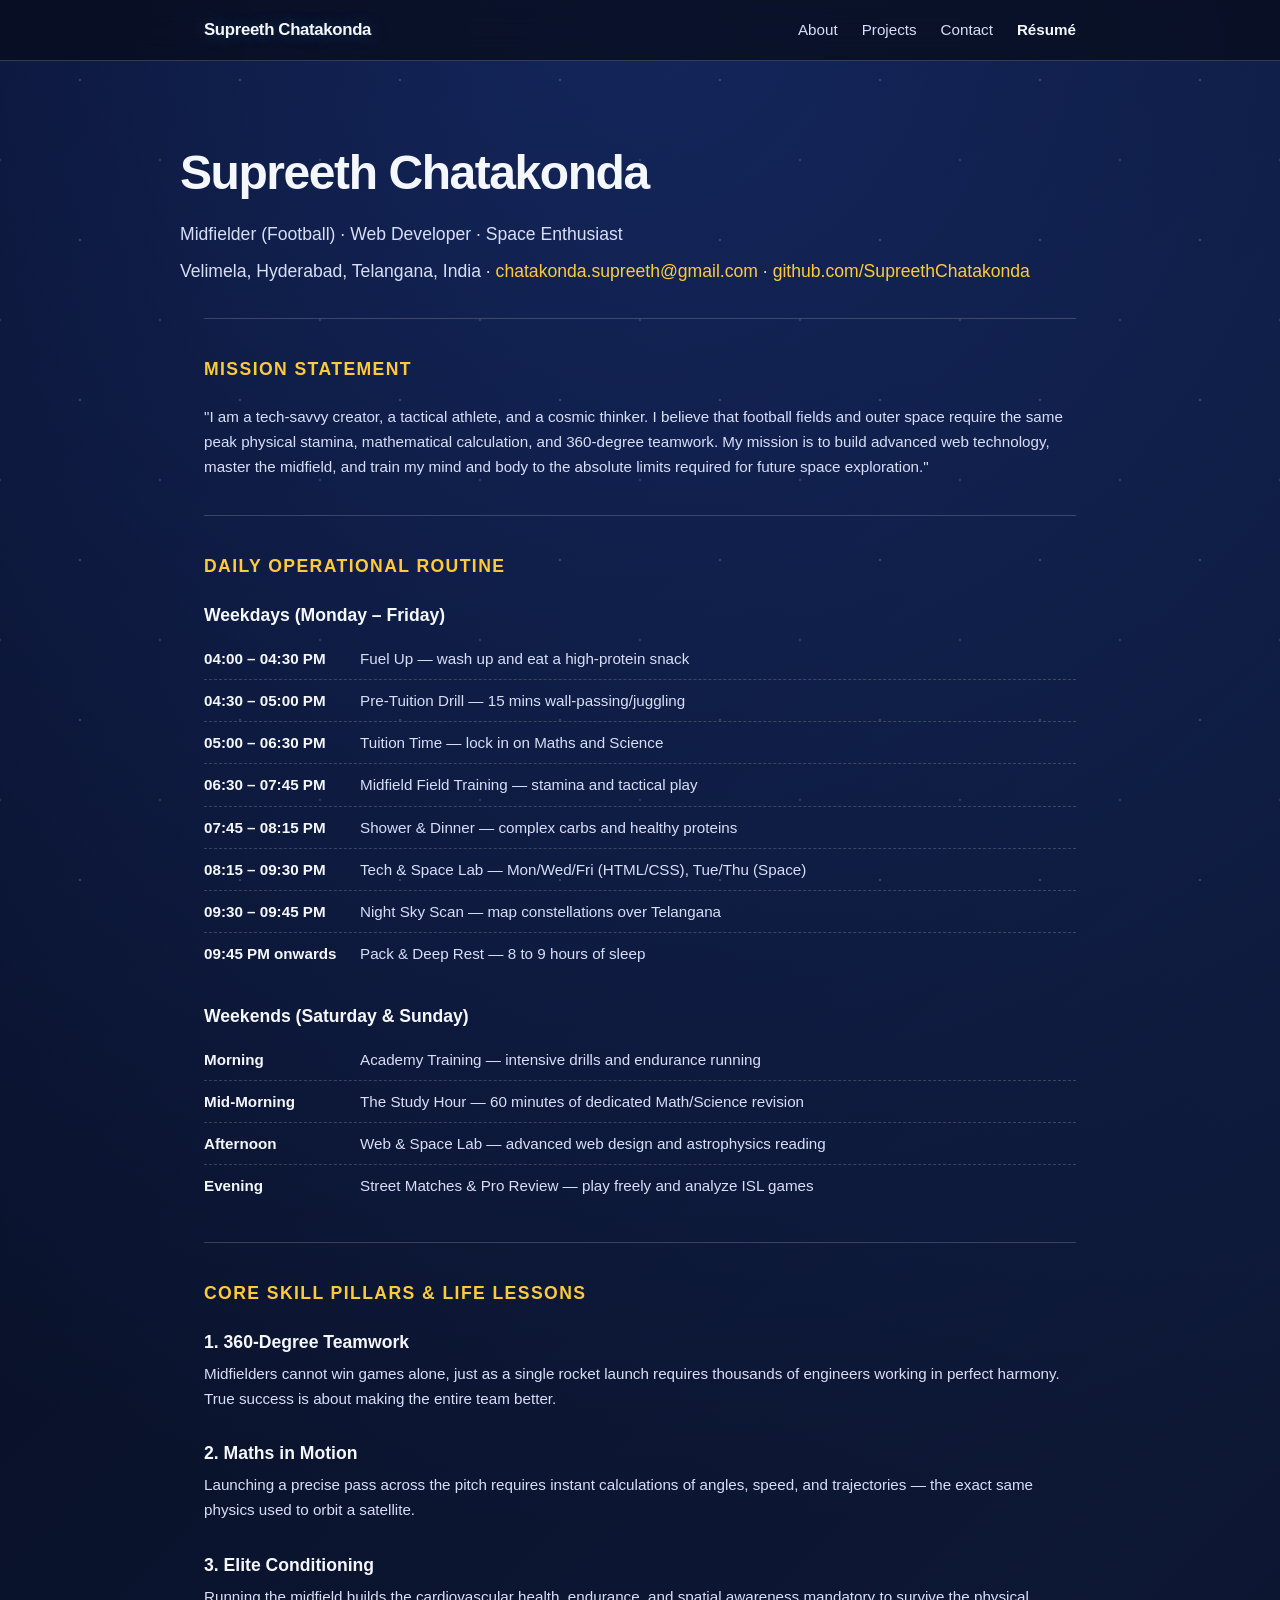
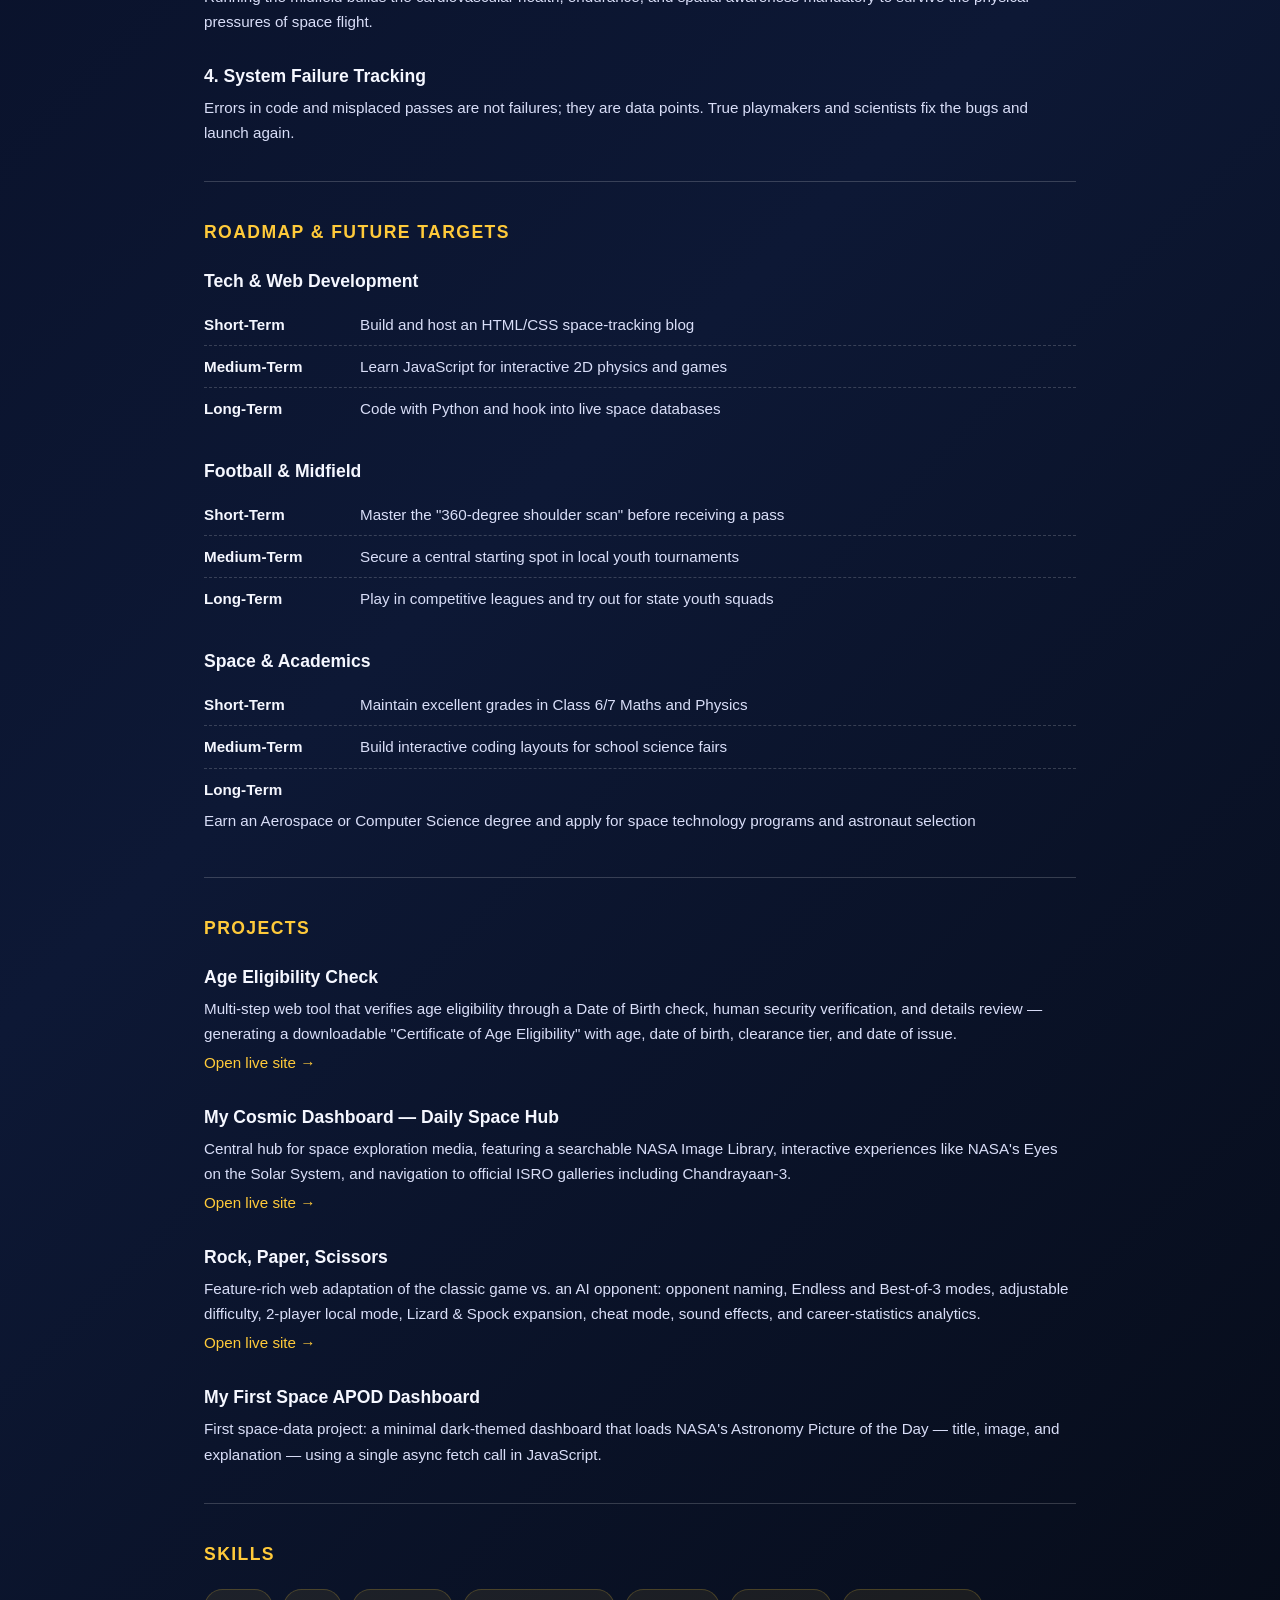
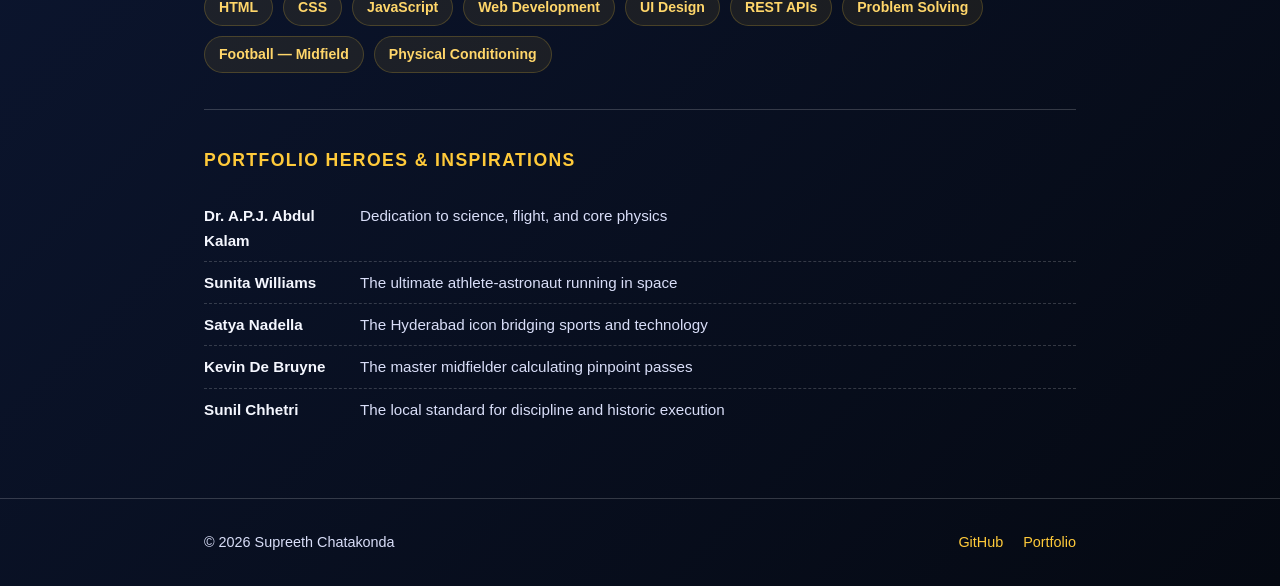
<file: resume.html>
<!DOCTYPE html>
<html lang="en">
<head>
  <meta charset="UTF-8" />
  <meta name="viewport" content="width=device-width, initial-scale=1.0" />
  <title>Résumé — Supreeth Chatakonda</title>
  <meta name="description" content="Résumé of Supreeth Chatakonda — midfielder, web developer, and space enthusiast from Hyderabad, India." />
  <link rel="stylesheet" href="style.css" />
</head>
<body>

  <nav class="nav">
    <div class="nav-inner">
      <a href="index.html" class="nav-logo">Supreeth Chatakonda</a>
      <div class="nav-links">
        <a href="index.html#about">About</a>
        <a href="index.html#projects">Projects</a>
        <a href="index.html#contact">Contact</a>
        <a href="resume.html" class="active">Résumé</a>
      </div>
    </div>
  </nav>

  <header class="page-header container">
    <h1>Supreeth Chatakonda</h1>
    <p class="tagline">Midfielder (Football) · Web Developer · Space Enthusiast</p>
    <p class="tagline">
      Velimela, Hyderabad, Telangana, India ·
      <a href="mailto:chatakonda.supreeth@gmail.com">chatakonda.supreeth@gmail.com</a> ·
      <a href="https://github.com/SupreethChatakonda" target="_blank" rel="noopener">github.com/SupreethChatakonda</a>
    </p>
  </header>

  <main class="container">

    <section class="resume-section">
      <h2>Mission Statement</h2>
      <div class="resume-item">
        <p>
          "I am a tech-savvy creator, a tactical athlete, and a cosmic thinker.
          I believe that football fields and outer space require the same peak
          physical stamina, mathematical calculation, and 360-degree teamwork.
          My mission is to build advanced web technology, master the midfield,
          and train my mind and body to the absolute limits required for future
          space exploration."
        </p>
      </div>
    </section>

    <section class="resume-section">
      <h2>Daily Operational Routine</h2>

      <div class="resume-item">
        <div class="resume-item-header">
          <h3>Weekdays (Monday – Friday)</h3>
        </div>
        <ul class="routine-list">
          <li><span>04:00 – 04:30 PM</span> Fuel Up — wash up and eat a high-protein snack</li>
          <li><span>04:30 – 05:00 PM</span> Pre-Tuition Drill — 15 mins wall-passing/juggling</li>
          <li><span>05:00 – 06:30 PM</span> Tuition Time — lock in on Maths and Science</li>
          <li><span>06:30 – 07:45 PM</span> Midfield Field Training — stamina and tactical play</li>
          <li><span>07:45 – 08:15 PM</span> Shower &amp; Dinner — complex carbs and healthy proteins</li>
          <li><span>08:15 – 09:30 PM</span> Tech &amp; Space Lab — Mon/Wed/Fri (HTML/CSS), Tue/Thu (Space)</li>
          <li><span>09:30 – 09:45 PM</span> Night Sky Scan — map constellations over Telangana</li>
          <li><span>09:45 PM onwards</span> Pack &amp; Deep Rest — 8 to 9 hours of sleep</li>
        </ul>
      </div>

      <div class="resume-item">
        <div class="resume-item-header">
          <h3>Weekends (Saturday &amp; Sunday)</h3>
        </div>
        <ul class="routine-list">
          <li><span>Morning</span> Academy Training — intensive drills and endurance running</li>
          <li><span>Mid-Morning</span> The Study Hour — 60 minutes of dedicated Math/Science revision</li>
          <li><span>Afternoon</span> Web &amp; Space Lab — advanced web design and astrophysics reading</li>
          <li><span>Evening</span> Street Matches &amp; Pro Review — play freely and analyze ISL games</li>
        </ul>
      </div>
    </section>

    <section class="resume-section">
      <h2>Core Skill Pillars &amp; Life Lessons</h2>

      <div class="resume-item">
        <div class="resume-item-header">
          <h3>1. 360-Degree Teamwork</h3>
        </div>
        <p>
          Midfielders cannot win games alone, just as a single rocket launch
          requires thousands of engineers working in perfect harmony. True
          success is about making the entire team better.
        </p>
      </div>

      <div class="resume-item">
        <div class="resume-item-header">
          <h3>2. Maths in Motion</h3>
        </div>
        <p>
          Launching a precise pass across the pitch requires instant
          calculations of angles, speed, and trajectories — the exact same
          physics used to orbit a satellite.
        </p>
      </div>

      <div class="resume-item">
        <div class="resume-item-header">
          <h3>3. Elite Conditioning</h3>
        </div>
        <p>
          Running the midfield builds the cardiovascular health, endurance, and
          spatial awareness mandatory to survive the physical pressures of
          space flight.
        </p>
      </div>

      <div class="resume-item">
        <div class="resume-item-header">
          <h3>4. System Failure Tracking</h3>
        </div>
        <p>
          Errors in code and misplaced passes are not failures; they are data
          points. True playmakers and scientists fix the bugs and launch again.
        </p>
      </div>
    </section>

    <section class="resume-section">
      <h2>Roadmap &amp; Future Targets</h2>

      <div class="resume-item">
        <div class="resume-item-header">
          <h3>Tech &amp; Web Development</h3>
        </div>
        <ul class="routine-list">
          <li><span>Short-Term</span> Build and host an HTML/CSS space-tracking blog</li>
          <li><span>Medium-Term</span> Learn JavaScript for interactive 2D physics and games</li>
          <li><span>Long-Term</span> Code with Python and hook into live space databases</li>
        </ul>
      </div>

      <div class="resume-item">
        <div class="resume-item-header">
          <h3>Football &amp; Midfield</h3>
        </div>
        <ul class="routine-list">
          <li><span>Short-Term</span> Master the "360-degree shoulder scan" before receiving a pass</li>
          <li><span>Medium-Term</span> Secure a central starting spot in local youth tournaments</li>
          <li><span>Long-Term</span> Play in competitive leagues and try out for state youth squads</li>
        </ul>
      </div>

      <div class="resume-item">
        <div class="resume-item-header">
          <h3>Space &amp; Academics</h3>
        </div>
        <ul class="routine-list">
          <li><span>Short-Term</span> Maintain excellent grades in Class 6/7 Maths and Physics</li>
          <li><span>Medium-Term</span> Build interactive coding layouts for school science fairs</li>
          <li><span>Long-Term</span> Earn an Aerospace or Computer Science degree and apply for space technology programs and astronaut selection</li>
        </ul>
      </div>
    </section>

    <section class="resume-section">
      <h2>Projects</h2>

      <div class="resume-item">
        <div class="resume-item-header">
          <h3>Age Eligibility Check</h3>
        </div>
        <p>
          Multi-step web tool that verifies age eligibility through a Date of
          Birth check, human security verification, and details review —
          generating a downloadable "Certificate of Age Eligibility" with age,
          date of birth, clearance tier, and date of issue.
        </p>
        <p><a href="https://supreethchatakonda.github.io/Eligiblity_Checkup/" target="_blank" rel="noopener">Open live site →</a></p>
      </div>

      <div class="resume-item">
        <div class="resume-item-header">
          <h3>My Cosmic Dashboard — Daily Space Hub</h3>
        </div>
        <p>
          Central hub for space exploration media, featuring a searchable NASA
          Image Library, interactive experiences like NASA's Eyes on the Solar
          System, and navigation to official ISRO galleries including
          Chandrayaan-3.
        </p>
        <p><a href="https://supreethchatakonda.github.io/Night_Scanner/" target="_blank" rel="noopener">Open live site →</a></p>
      </div>

      <div class="resume-item">
        <div class="resume-item-header">
          <h3>Rock, Paper, Scissors</h3>
        </div>
        <p>
          Feature-rich web adaptation of the classic game vs. an AI opponent:
          opponent naming, Endless and Best-of-3 modes, adjustable difficulty,
          2-player local mode, Lizard &amp; Spock expansion, cheat mode, sound
          effects, and career-statistics analytics.
        </p>
        <p><a href="https://supreethchatakonda.github.io/HAND_GAME/" target="_blank" rel="noopener">Open live site →</a></p>
      </div>

      <div class="resume-item">
        <div class="resume-item-header">
          <h3>My First Space APOD Dashboard</h3>
        </div>
        <p>
          First space-data project: a minimal dark-themed dashboard that loads
          NASA's Astronomy Picture of the Day — title, image, and explanation —
          using a single async fetch call in JavaScript.
        </p>
      </div>
    </section>

    <section class="resume-section">
      <h2>Skills</h2>
      <div class="skill-tags">
        <span>HTML</span>
        <span>CSS</span>
        <span>JavaScript</span>
        <span>Web Development</span>
        <span>UI Design</span>
        <span>REST APIs</span>
        <span>Problem Solving</span>
        <span>Football — Midfield</span>
        <span>Physical Conditioning</span>
      </div>
    </section>

    <section class="resume-section">
      <h2>Portfolio Heroes &amp; Inspirations</h2>
      <div class="resume-item">
        <ul class="routine-list">
          <li><span>Dr. A.P.J. Abdul Kalam</span> Dedication to science, flight, and core physics</li>
          <li><span>Sunita Williams</span> The ultimate athlete-astronaut running in space</li>
          <li><span>Satya Nadella</span> The Hyderabad icon bridging sports and technology</li>
          <li><span>Kevin De Bruyne</span> The master midfielder calculating pinpoint passes</li>
          <li><span>Sunil Chhetri</span> The local standard for discipline and historic execution</li>
        </ul>
      </div>
    </section>

  </main>

  <footer class="footer">
    <div class="footer-inner">
      <span>© 2026 Supreeth Chatakonda</span>
      <div class="footer-links">
        <a href="https://github.com/SupreethChatakonda" target="_blank" rel="noopener">GitHub</a>
        <a href="index.html">Portfolio</a>
      </div>
    </div>
  </footer>

</body>
</html>
</file>
<file: style.css>
/* ---------- Base ---------- */
:root {
  --bg: #060b1f;
  --bg-2: #0d1835;
  --surface: rgba(11, 18, 36, 0.8);
  --panel: rgba(14, 20, 40, 0.75);
  --text: #f5f7ff;
  --muted: #d9def8;
  --accent: #ffca3a;
  --accent-2: #ff8a00;
  --accent-3: #64d2ff;
  --ring: #f8d57e;
  --border: rgba(255, 255, 255, 0.18);
  --shadow: rgba(0, 0, 0, 0.35);
  --radius: 18px;
  --max-width: 920px;
}

* {
  margin: 0;
  padding: 0;
  box-sizing: border-box;
}

html {
  scroll-behavior: smooth;
}

body {
  font-family: -apple-system, BlinkMacSystemFont, "Segoe UI", Roboto,
    "Helvetica Neue", Arial, sans-serif;
  background:
    radial-gradient(circle at top, rgba(54, 107, 255, 0.25), transparent 40%),
    linear-gradient(135deg, var(--bg) 0%, var(--bg-2) 52%, #050912 100%);
  color: var(--text);
  line-height: 1.65;
  -webkit-font-smoothing: antialiased;
  min-height: 100vh;
}

body::before {
  content: "";
  position: fixed;
  inset: 0;
  background-image:
    radial-gradient(circle, rgba(255,255,255,0.9) 0 1px, transparent 1.5px),
    radial-gradient(circle, rgba(255,255,255,0.7) 0 1px, transparent 1.5px);
  background-size: 160px 160px;
  background-position: 0 0, 80px 80px;
  opacity: 0.18;
  pointer-events: none;
}

a {
  color: var(--accent);
  text-decoration: none;
}

a:hover {
  text-decoration: underline;
}

.container {
  max-width: var(--max-width);
  margin: 0 auto;
  padding: 0 24px;
}

/* ---------- Nav ---------- */
.nav {
  position: sticky;
  top: 0;
  z-index: 10;
  background: rgba(8, 12, 25, 0.72);
  backdrop-filter: blur(14px);
  border-bottom: 1px solid var(--border);
}

.nav-inner {
  max-width: var(--max-width);
  margin: 0 auto;
  padding: 16px 24px;
  display: flex;
  align-items: center;
  justify-content: space-between;
}

.nav-logo {
  display: inline-flex;
  align-items: center;
  gap: 10px;
  font-weight: 800;
  font-size: 1.05rem;
  color: var(--text);
  letter-spacing: -0.02em;
  text-shadow: 0 0 18px rgba(100, 210, 255, 0.3);
}

.nav-logo-image {
  width: 38px;
  height: 38px;
  flex: 0 0 38px;
  object-fit: cover;
  object-position: center 34%;
  border-radius: 50%;
  border: 1px solid rgba(248, 213, 126, 0.8);
  box-shadow: 0 0 14px rgba(100, 210, 255, 0.25);
}

.nav-logo:hover {
  text-decoration: none;
  color: var(--accent);
}

.nav-links {
  display: flex;
  gap: 24px;
  font-size: 0.95rem;
}

.nav-links a {
  color: var(--muted);
  transition: color 0.15s ease;
}

.nav-links a:hover,
.nav-links a.active {
  color: var(--text);
  text-decoration: none;
}

.nav-links a.active {
  font-weight: 700;
}

/* ---------- Hero ---------- */
.hero {
  padding: 40px 24px 48px;
  position: relative;
  z-index: 1;
}

.hero-brand {
  display: flex;
  justify-content: center;
  align-items: center;
}

.hero-logo {
  width: min(90vw, 520px);
  max-width: 100%;
  height: auto;
  display: block;
  filter: drop-shadow(0 18px 40px rgba(0, 0, 0, 0.6));
}

.hero-copy {
  display: flex;
  flex-direction: column;
  align-items: center;
  text-align: center;
  margin-top: 8px;
}

.visually-hidden {
  position: absolute;
  width: 1px;
  height: 1px;
  padding: 0;
  margin: -1px;
  overflow: hidden;
  clip: rect(0, 0, 0, 0);
  white-space: nowrap;
  border: 0;
}

.hero-eyebrow {
  color: var(--accent);
  font-weight: 700;
  font-size: 0.9rem;
  letter-spacing: 0.16em;
  text-transform: uppercase;
  margin-bottom: 12px;
}

.hero h1 {
  font-size: clamp(2.3rem, 6vw, 4rem);
  line-height: 0.96;
  letter-spacing: -0.06em;
  margin-bottom: 18px;
  color: #fff1b3;
  text-shadow: 0 4px 0 rgba(0, 0, 0, 0.18), 0 8px 24px rgba(255, 202, 58, 0.16);
}

.hero p {
  font-size: 1.1rem;
  color: var(--muted);
  max-width: 700px;
  margin-bottom: 30px;
}

.btn {
  display: inline-block;
  padding: 12px 24px;
  border-radius: 999px;
  font-weight: 700;
  font-size: 0.95rem;
  border: 1px solid transparent;
  cursor: pointer;
  transition: all 0.15s ease;
}

.btn-primary {
  background: linear-gradient(135deg, var(--accent) 0%, var(--accent-2) 100%);
  color: #1b1200;
  box-shadow: 0 8px 20px rgba(255, 172, 0, 0.3);
}

.btn-primary:hover {
  transform: translateY(-1px);
  text-decoration: none;
}

.btn-outline {
  background: rgba(255, 255, 255, 0.04);
  color: var(--text);
  border-color: rgba(255, 255, 255, 0.24);
  margin-left: 12px;
}

.btn-outline:hover {
  background: rgba(255, 255, 255, 0.06);
  border-color: rgba(255, 255, 255, 0.5);
  text-decoration: none;
}

/* ---------- Sections ---------- */
.section {
  padding: 64px 0;
  position: relative;
  z-index: 1;
}

.section + .section {
  border-top: 1px solid var(--border);
}

.section h2 {
  font-size: 1.8rem;
  letter-spacing: -0.03em;
  margin-bottom: 24px;
}

.section .lead {
  font-size: 1.08rem;
  color: var(--muted);
  max-width: 700px;
}

/* ---------- Projects ---------- */
.projects {
  display: grid;
  grid-template-columns: 1fr;
  gap: 24px;
}

.card {
  background: linear-gradient(180deg, var(--surface), rgba(10, 17, 34, 0.9));
  border: 1px solid var(--border);
  border-radius: var(--radius);
  padding: 32px;
  transition: box-shadow 0.15s ease, transform 0.15s ease;
  box-shadow: 0 18px 30px rgba(0, 0, 0, 0.2);
}

.card:hover {
  box-shadow: 0 25px 42px rgba(0, 0, 0, 0.28);
  transform: translateY(-2px);
}

.card-icon {
  font-size: 1.6rem;
  margin-bottom: 12px;
}

.card h3 {
  font-size: 1.25rem;
  letter-spacing: -0.01em;
  margin-bottom: 8px;
}

.card p {
  color: var(--muted);
  font-size: 0.98rem;
  margin-bottom: 12px;
}

.card p:last-child {
  margin-bottom: 0;
}

.card .outcome {
  font-size: 0.92rem;
  color: var(--text);
}

.card .outcome::before {
  content: "Outcome — ";
  font-weight: 700;
  color: var(--accent);
}

.card ul {
  margin: 8px 0 12px 20px;
  color: var(--muted);
  font-size: 0.95rem;
}

.card ul li {
  margin-bottom: 4px;
}

.card-link {
  font-size: 0.92rem;
  font-weight: 700;
}

/* ---------- Contact ---------- */
.contact-grid {
  display: grid;
  grid-template-columns: 1fr;
  gap: 40px;
}

@media (min-width: 720px) {
  .contact-grid {
    grid-template-columns: 1fr 1.3fr;
  }
}

.contact-info p {
  color: var(--muted);
  margin-bottom: 20px;
}

.contact-info a {
  font-weight: 700;
}

form label {
  display: block;
  font-size: 0.9rem;
  font-weight: 700;
  margin-bottom: 6px;
}

form input,
form textarea {
  width: 100%;
  padding: 12px 14px;
  font: inherit;
  font-size: 0.95rem;
  color: var(--text);
  background: rgba(9, 14, 28, 0.78);
  border: 1px solid rgba(255, 255, 255, 0.14);
  border-radius: 10px;
  margin-bottom: 18px;
  transition: border-color 0.15s ease, box-shadow 0.15s ease;
}

form input:focus,
form textarea:focus {
  outline: none;
  border-color: rgba(100, 210, 255, 0.8);
  box-shadow: 0 0 0 3px rgba(100, 210, 255, 0.12);
}

form textarea {
  min-height: 130px;
  resize: vertical;
}

.form-status {
  font-size: 0.92rem;
  margin-top: 12px;
  display: none;
}

.form-status.visible {
  display: block;
}

.form-status.success {
  color: #7ef5a9;
}

/* ---------- Footer ---------- */
.footer {
  border-top: 1px solid var(--border);
  padding: 32px 0;
  margin-top: 32px;
  position: relative;
  z-index: 1;
}

.footer-inner {
  max-width: var(--max-width);
  margin: 0 auto;
  padding: 0 24px;
  display: flex;
  flex-wrap: wrap;
  gap: 16px;
  align-items: center;
  justify-content: space-between;
  color: var(--muted);
  font-size: 0.9rem;
}

.footer-links {
  display: flex;
  gap: 20px;
}

/* ---------- Resume page ---------- */
.page-header {
  padding: 72px 0 32px;
}

.page-header h1 {
  font-size: clamp(2rem, 5vw, 3rem);
  letter-spacing: -0.03em;
}

.page-header .tagline {
  color: var(--muted);
  font-size: 1.1rem;
  margin-top: 8px;
}

.resume-section {
  padding: 36px 0;
  border-top: 1px solid var(--border);
}

.resume-section h2 {
  font-size: 1.1rem;
  text-transform: uppercase;
  letter-spacing: 0.08em;
  color: var(--accent);
  margin-bottom: 20px;
}

.resume-item {
  margin-bottom: 28px;
}

.resume-item:last-child {
  margin-bottom: 0;
}

.resume-item-header {
  display: flex;
  flex-wrap: wrap;
  align-items: baseline;
  justify-content: space-between;
  gap: 8px;
}

.resume-item h3 {
  font-size: 1.1rem;
}

.resume-item .meta {
  color: var(--muted);
  font-size: 0.9rem;
  white-space: nowrap;
}

.resume-item p {
  color: var(--muted);
  font-size: 0.95rem;
  margin-top: 4px;
}

.skill-tags {
  display: flex;
  flex-wrap: wrap;
  gap: 10px;
}

.skill-tags span {
  background: rgba(255, 202, 58, 0.08);
  color: #ffd66a;
  font-size: 0.88rem;
  font-weight: 700;
  padding: 6px 14px;
  border-radius: 999px;
  border: 1px solid rgba(255, 202, 58, 0.2);
}

/* ---------- Routine / timeline lists (résumé) ---------- */
.routine-list {
  list-style: none;
  margin-top: 8px;
}

.routine-list li {
  display: flex;
  flex-wrap: wrap;
  gap: 6px 16px;
  padding: 8px 0;
  border-bottom: 1px dashed var(--border);
  color: var(--muted);
  font-size: 0.95rem;
}

.routine-list li:last-child {
  border-bottom: none;
}

.routine-list li span {
  flex: 0 0 140px;
  font-weight: 700;
  color: var(--text);
}

@media (max-width: 640px) {
  .nav-inner {
    flex-direction: column;
    gap: 14px;
  }

  .nav-links {
    gap: 12px;
    flex-wrap: wrap;
    justify-content: center;
  }

  .hero {
    padding-top: 28px;
  }

  .hero-logo {
    width: min(90vw, 420px);
  }

  .btn-outline {
    margin-left: 0;
    margin-top: 12px;
  }
}
</file>
